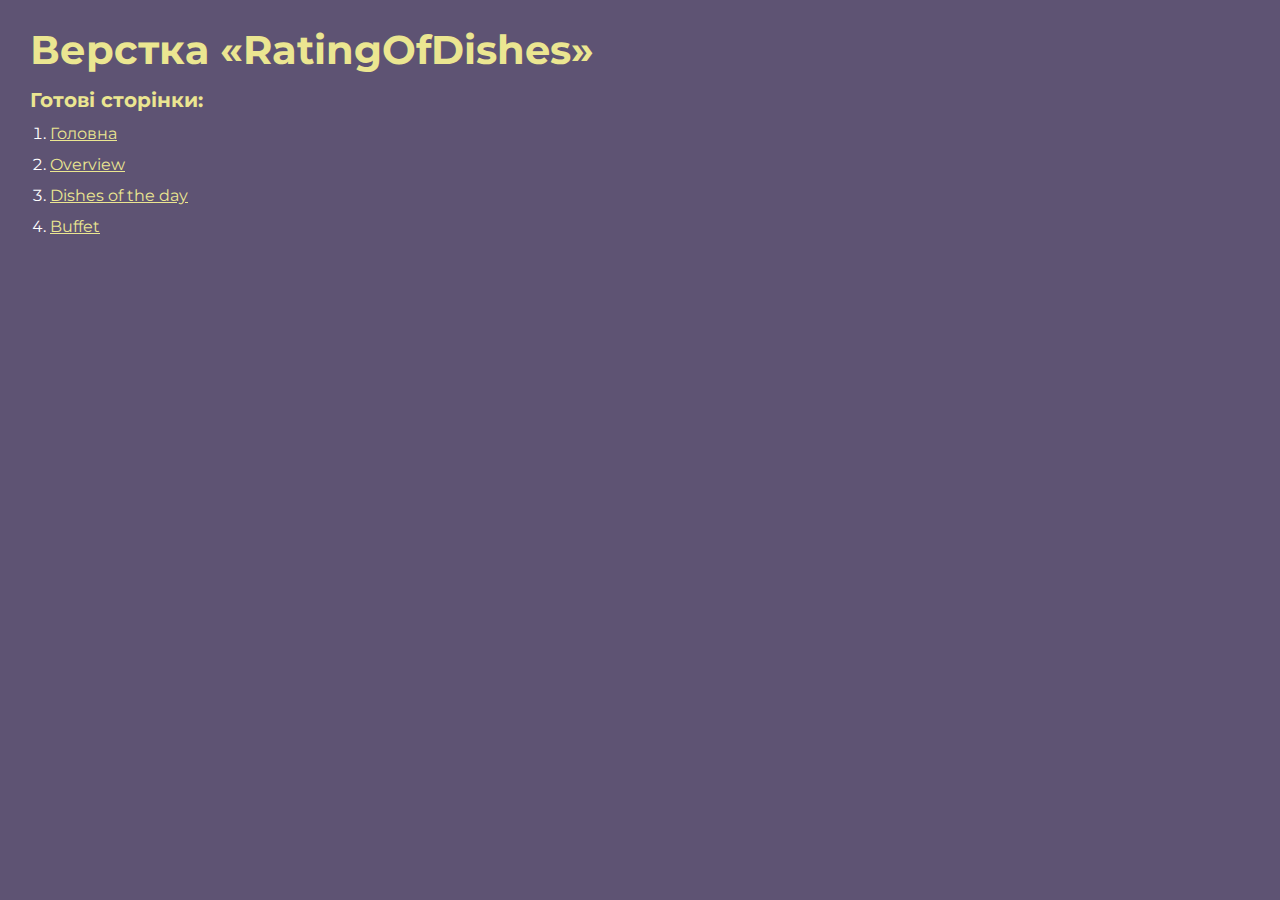
<file: index.html>
<!doctype html>
<html>

<head>
	<meta charset="UTF-8" />
	<meta name="viewport" content="width=device-width, initial-scale=1.0" />
	<title>Верстка «RatingOfDishes»</title>
</head>

<body>
	<div class="rootpage">
		<h1>Верстка «RatingOfDishes»</h1>
		<h2>Готові сторінки:</h2>
		<ol class="rootpage__list">
			<li><a target="_blank" href="home.html">Головна</a></li>
			<li><a target="_blank" href="overview.html">Overview</a></li>
			<li><a target="_blank" href="dishes-day.html">Dishes of the day</a></li>
			<li><a target="_blank" href="buffet.html">Buffet</a></li>
		</ol>
	</div>
</body>
<style>
	@charset "UTF-8";
	@import url('https://fonts.googleapis.com/css?family=Montserrat:regular,700&display=swap');

	*,
	*::before,
	*::after {
		padding: 0px;
		margin: 0px;
		border: 0px;
		box-sizing: border-box;
	}

	html,
	body {
		height: 100%;
		margin: 0;
		padding: 0;
		min-width: 320px;
		width: 100%;
		color: #fff;
		background-color: #5e5373;
	}

	body {
		font-family: Montserrat;
		font-size: 100%;
		line-height: 1;
		font-size: 1rem;
	}

	a {
		text-decoration: underline;
		color: #ebe691;
	}

	a:visited {
		text-decoration: underline;
		color: #aaa768;
	}

	a:hover {
		text-decoration: none;
	}

	ul li {
		list-style: none;
	}

	img {
		vertical-align: top;
	}

	.wrapper {
		width: 100%;
		min-height: 100%;
		overflow: hidden;
	}

	.rootpage {
		padding: 30px;
		display: flex;
		flex-direction: column;
		align-items: flex-start;
	}

	@media (max-width: 767px) {
		.rootpage {
			padding: 30px 15px;
		}
	}

	h1 {
		color: #ebe691;
		font-size: 2.5rem;
		margin: 0px 0px 1.25rem 0px;
	}

	@media (max-width: 767px) {
		h1 {
			font-size: 1.85rem;
			margin: 0px 0px 1.25rem 0px;
		}
	}

	h2 {
		color: #ebe691;
		font-size: 1.25rem;
		margin: 0px 0px 1rem 0px;
	}

	@media (max-width: 767px) {
		h2 {
			font-size: 1.125rem;
			margin: 0px 0px 1rem 0px;
		}
	}

	.rootpage__info {
		line-height: 140%;
		margin: 0px 0px 1.5rem 0px;
	}

	.rootpage__list {
		margin: 0px 0px 2.25rem 1.25rem;
	}

	.rootpage__list li:not(:last-child) {
		margin: 0px 0px 15px 0px;
	}

	.rootpage__contacts,
	.rootpage__tnx {
		border-radius: 200px;
		padding: 20px 65px;
		line-height: 140%;
	}

	@media (max-width: 767px) {

		.rootpage__contacts,
		.rootpage__tnx {
			border-radius: 40px;
			padding: 20px;
		}
	}

	.rootpage__contacts {
		background: #32b5a4;
	}

	.rootpage__contacts a {
		color: #ebe691;
	}

	.rootpage__tnx {
		background: #c22d63;
		margin: 0px 0px 1rem 0px;
	}
</style>

</html>
</file>
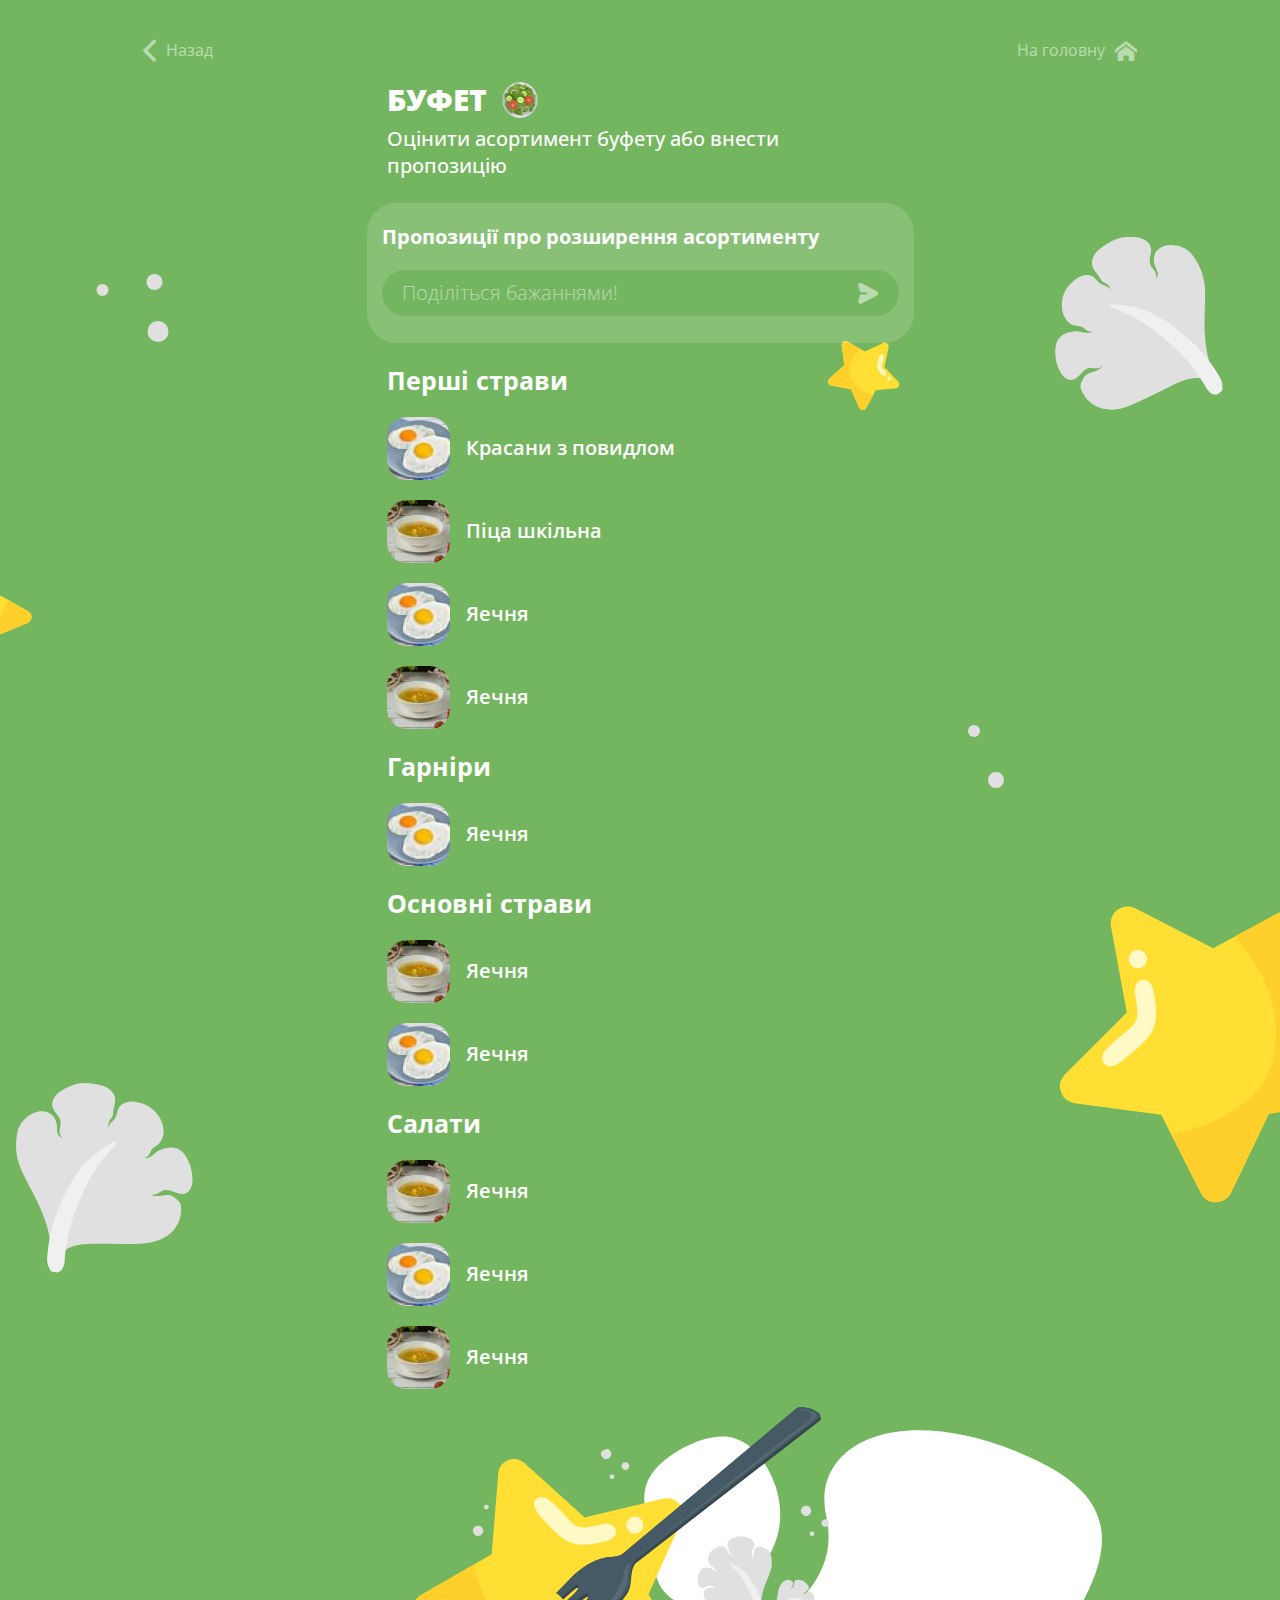
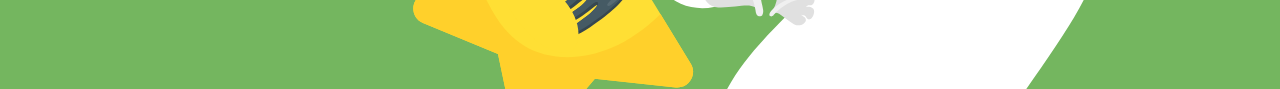
<file: buffet.html>
<!doctype html>
<html lang="en">

<head>
	<title>Buffet</title>
	<meta charset="UTF-8">
	<meta name="format-detection" content="telephone=no">
	<style>
		body {
			opacity: 0;
		}
	</style>
	<link rel="stylesheet" href="css/style.min.css?_v=20231227115542">
	<link rel="shortcut icon" href="favicon.ico">
	<!-- <meta name="robots" content="noindex, nofollow"> -->
	<meta name="viewport" content="width=device-width, initial-scale=1.0">
</head>

<body class="buffet-page">
	<div data-fullscreen class="buffet-page__wrapper dishes-menu">
		<header class="dishes-menu__header dishes-menu-header">
			<div class="dishes-menu-header__navigation nav-actions">
				<a href="overview.html" class="nav-actions__button nav-actions__button--back _icon-arrow">Назад</a>
				<a href="home.html" class="nav-actions__button nav-actions__button--home _icon-home">На головну</a>
			</div>
			<div class="dishes-menu-header__container">
				<div class="dishes-menu-header__wrapper">
					<h1 class="dishes-menu-header__title title">БУФЕТ</h1>
					<img class="dishes-menu-header__icon" src="img/dish-icon.jpg" alt="Dish" />
				</div>
				<p class="dishes-menu-header__text">Оцiнити асортимент буфету або внести пропозицiю</p>
			</div>
		</header>
		<main class="dishes-list">
			<div class="dishes-list__container">
				<div class="dish-offer dish-offer--green">
					<div class="dish-offer__title">Пропозицiї про розширення асортименту</div>
					<form class="dish-offer__form dish-form">
						<textarea data-autoheight rows="1" name="form[]" placeholder="Поділіться бажаннями!" class="dish-form__input"></textarea>
						<button type="submit" class="dish-form__button _icon-send"></button>
					</form>
				</div>
				<section class="dishes-category">
					<h3 class="category-title">Перші страви</h3>
					<article class="dish-item dish-item--green">
						<div class="dish-item__content">
							<div class="dish-item__image">
								<img src="img/dishes-menu/dish-item-1.jpg" alt="Dish" />
							</div>
							<div class="dish-item__body">
								<div class="dish-item__name">Красани з повидлом</div>
								<div class="dish-item__rating rating rating--set" hidden>
									<div class="rating__body">
										<div class="rating__active"></div>
										<div class="rating__items">
											<input type="radio" class="rating__item" value="1" name="rating" />
											<input type="radio" class="rating__item" value="2" name="rating" />
											<input type="radio" class="rating__item" value="3" name="rating" />
											<input type="radio" class="rating__item" value="4" name="rating" />
											<input type="radio" class="rating__item" value="5" name="rating" />
										</div>
									</div>
									<div class="rating__value">0</div>
								</div>
							</div>
						</div>
						<form class="dish-item__form dish-form" hidden>
							<textarea data-autoheight rows="1" name="form[]" placeholder="Поділіться враженнями!" class="dish-form__input"></textarea>
							<button type="submit" class="dish-form__button _icon-send"></button>
						</form>
					</article>
					<article class="dish-item dish-item--green">
						<div class="dish-item__content">
							<div class="dish-item__image">
								<img src="img/dishes-menu/dish-item-2.jpg" alt="Dish" />
							</div>
							<div class="dish-item__body">
								<div class="dish-item__name">Пiца шкiльна</div>
								<div class="dish-item__rating rating rating--set" hidden>
									<div class="rating__body">
										<div class="rating__active"></div>
										<div class="rating__items">
											<input type="radio" class="rating__item" value="1" name="rating" />
											<input type="radio" class="rating__item" value="2" name="rating" />
											<input type="radio" class="rating__item" value="3" name="rating" />
											<input type="radio" class="rating__item" value="4" name="rating" />
											<input type="radio" class="rating__item" value="5" name="rating" />
										</div>
									</div>
									<div class="rating__value">0</div>
								</div>
							</div>
						</div>
						<form class="dish-item__form dish-form" hidden>
							<textarea data-autoheight rows="1" name="form[]" placeholder="Поділіться враженнями!" class="dish-form__input"></textarea>
							<button type="submit" class="dish-form__button _icon-send"></button>
						</form>
					</article>
					<article class="dish-item dish-item--green">
						<div class="dish-item__content">
							<div class="dish-item__image">
								<img src="img/dishes-menu/dish-item-1.jpg" alt="Dish" />
							</div>
							<div class="dish-item__body">
								<div class="dish-item__name">Яечня</div>
								<div class="dish-item__rating rating rating--set" hidden>
									<div class="rating__body">
										<div class="rating__active"></div>
										<div class="rating__items">
											<input type="radio" class="rating__item" value="1" name="rating" />
											<input type="radio" class="rating__item" value="2" name="rating" />
											<input type="radio" class="rating__item" value="3" name="rating" />
											<input type="radio" class="rating__item" value="4" name="rating" />
											<input type="radio" class="rating__item" value="5" name="rating" />
										</div>
									</div>
									<div class="rating__value">0</div>
								</div>
							</div>
						</div>
						<form class="dish-item__form dish-form" hidden>
							<textarea data-autoheight rows="1" name="form[]" placeholder="Поділіться враженнями!" class="dish-form__input"></textarea>
							<button type="submit" class="dish-form__button _icon-send"></button>
						</form>
					</article>
					<article class="dish-item dish-item--green">
						<div class="dish-item__content">
							<div class="dish-item__image">
								<img src="img/dishes-menu/dish-item-2.jpg" alt="Dish" />
							</div>
							<div class="dish-item__body">
								<div class="dish-item__name">Яечня</div>
								<div class="dish-item__rating rating rating--set" hidden>
									<div class="rating__body">
										<div class="rating__active"></div>
										<div class="rating__items">
											<input type="radio" class="rating__item" value="1" name="rating" />
											<input type="radio" class="rating__item" value="2" name="rating" />
											<input type="radio" class="rating__item" value="3" name="rating" />
											<input type="radio" class="rating__item" value="4" name="rating" />
											<input type="radio" class="rating__item" value="5" name="rating" />
										</div>
									</div>
									<div class="rating__value">0</div>
								</div>
							</div>
						</div>
						<form class="dish-item__form dish-form" hidden>
							<textarea data-autoheight rows="1" name="form[]" placeholder="Поділіться враженнями!" class="dish-form__input"></textarea>
							<button type="submit" class="dish-form__button _icon-send"></button>
						</form>
					</article>
				</section>
				<section class="dishes-category">
					<h3 class="category-title">Гарніри</h3>
					<article class="dish-item dish-item--green">
						<div class="dish-item__content">
							<div class="dish-item__image">
								<img src="img/dishes-menu/dish-item-1.jpg" alt="Dish" />
							</div>
							<div class="dish-item__body">
								<div class="dish-item__name">Яечня</div>
								<div class="dish-item__rating rating rating--set" hidden>
									<div class="rating__body">
										<div class="rating__active"></div>
										<div class="rating__items">
											<input type="radio" class="rating__item" value="1" name="rating" />
											<input type="radio" class="rating__item" value="2" name="rating" />
											<input type="radio" class="rating__item" value="3" name="rating" />
											<input type="radio" class="rating__item" value="4" name="rating" />
											<input type="radio" class="rating__item" value="5" name="rating" />
										</div>
									</div>
									<div class="rating__value">0</div>
								</div>
							</div>
						</div>
						<form class="dish-item__form dish-form" hidden>
							<textarea data-autoheight rows="1" name="form[]" placeholder="Поділіться враженнями!" class="dish-form__input"></textarea>
							<button type="submit" class="dish-form__button _icon-send"></button>
						</form>
					</article>
				</section>
				<section class="dishes-category">
					<h3 class="category-title">Основнi страви</h3>
					<article class="dish-item dish-item--green">
						<div class="dish-item__content">
							<div class="dish-item__image">
								<img src="img/dishes-menu/dish-item-2.jpg" alt="Dish" />
							</div>
							<div class="dish-item__body">
								<div class="dish-item__name">Яечня</div>
								<div class="dish-item__rating rating rating--set" hidden>
									<div class="rating__body">
										<div class="rating__active"></div>
										<div class="rating__items">
											<input type="radio" class="rating__item" value="1" name="rating" />
											<input type="radio" class="rating__item" value="2" name="rating" />
											<input type="radio" class="rating__item" value="3" name="rating" />
											<input type="radio" class="rating__item" value="4" name="rating" />
											<input type="radio" class="rating__item" value="5" name="rating" />
										</div>
									</div>
									<div class="rating__value">0</div>
								</div>
							</div>
						</div>
						<form class="dish-item__form dish-form" hidden>
							<textarea data-autoheight rows="1" name="form[]" placeholder="Поділіться враженнями!" class="dish-form__input"></textarea>
							<button type="submit" class="dish-form__button _icon-send"></button>
						</form>
					</article>
					<article class="dish-item dish-item--green">
						<div class="dish-item__content">
							<div class="dish-item__image">
								<img src="img/dishes-menu/dish-item-1.jpg" alt="Dish" />
							</div>
							<div class="dish-item__body">
								<div class="dish-item__name">Яечня</div>
								<div class="dish-item__rating rating rating--set" hidden>
									<div class="rating__body">
										<div class="rating__active"></div>
										<div class="rating__items">
											<input type="radio" class="rating__item" value="1" name="rating" />
											<input type="radio" class="rating__item" value="2" name="rating" />
											<input type="radio" class="rating__item" value="3" name="rating" />
											<input type="radio" class="rating__item" value="4" name="rating" />
											<input type="radio" class="rating__item" value="5" name="rating" />
										</div>
									</div>
									<div class="rating__value">0</div>
								</div>
							</div>
						</div>
						<form class="dish-item__form dish-form" hidden>
							<textarea data-autoheight rows="1" name="form[]" placeholder="Поділіться враженнями!" class="dish-form__input"></textarea>
							<button type="submit" class="dish-form__button _icon-send"></button>
						</form>
					</article>
				</section>
				<section class="dishes-category">
					<h3 class="category-title">Салати</h3>
					<article class="dish-item dish-item--green">
						<div class="dish-item__content">
							<div class="dish-item__image">
								<img src="img/dishes-menu/dish-item-2.jpg" alt="Dish" />
							</div>
							<div class="dish-item__body">
								<div class="dish-item__name">Яечня</div>
								<div class="dish-item__rating rating rating--set" hidden>
									<div class="rating__body">
										<div class="rating__active"></div>
										<div class="rating__items">
											<input type="radio" class="rating__item" value="1" name="rating" />
											<input type="radio" class="rating__item" value="2" name="rating" />
											<input type="radio" class="rating__item" value="3" name="rating" />
											<input type="radio" class="rating__item" value="4" name="rating" />
											<input type="radio" class="rating__item" value="5" name="rating" />
										</div>
									</div>
									<div class="rating__value">0</div>
								</div>
							</div>
						</div>
						<form class="dish-item__form dish-form" hidden>
							<textarea data-autoheight rows="1" name="form[]" placeholder="Поділіться враженнями!" class="dish-form__input"></textarea>
							<button type="submit" class="dish-form__button _icon-send"></button>
						</form>
					</article>
					<article class="dish-item dish-item--green">
						<div class="dish-item__content">
							<div class="dish-item__image">
								<img src="img/dishes-menu/dish-item-1.jpg" alt="Dish" />
							</div>
							<div class="dish-item__body">
								<div class="dish-item__name">Яечня</div>
								<div class="dish-item__rating rating rating--set" hidden>
									<div class="rating__body">
										<div class="rating__active"></div>
										<div class="rating__items">
											<input type="radio" class="rating__item" value="1" name="rating" />
											<input type="radio" class="rating__item" value="2" name="rating" />
											<input type="radio" class="rating__item" value="3" name="rating" />
											<input type="radio" class="rating__item" value="4" name="rating" />
											<input type="radio" class="rating__item" value="5" name="rating" />
										</div>
									</div>
									<div class="rating__value">0</div>
								</div>
							</div>
						</div>
						<form class="dish-item__form dish-form" hidden>
							<textarea data-autoheight rows="1" name="form[]" placeholder="Поділіться враженнями!" class="dish-form__input"></textarea>
							<button type="submit" class="dish-form__button _icon-send"></button>
						</form>
					</article>
					<article class="dish-item dish-item--green">
						<div class="dish-item__content">
							<div class="dish-item__image">
								<img src="img/dishes-menu/dish-item-2.jpg" alt="Dish" />
							</div>
							<div class="dish-item__body">
								<div class="dish-item__name">Яечня</div>
								<div class="dish-item__rating rating rating--set" hidden>
									<div class="rating__body">
										<div class="rating__active"></div>
										<div class="rating__items">
											<input type="radio" class="rating__item" value="1" name="rating" />
											<input type="radio" class="rating__item" value="2" name="rating" />
											<input type="radio" class="rating__item" value="3" name="rating" />
											<input type="radio" class="rating__item" value="4" name="rating" />
											<input type="radio" class="rating__item" value="5" name="rating" />
										</div>
									</div>
									<div class="rating__value">0</div>
								</div>
							</div>
						</div>
						<form class="dish-item__form dish-form" hidden>
							<textarea data-autoheight rows="1" name="form[]" placeholder="Поділіться враженнями!" class="dish-form__input"></textarea>
							<button type="submit" class="dish-form__button _icon-send"></button>
						</form>
					</article>
				</section>
			</div>
		</main>
		<div class="dishes-menu__decor">
			<div class="dishes-menu__item dishes-menu__item--star-1"></div>
			<div class="dishes-menu__item dishes-menu__item--star-2"></div>
			<div class="dishes-menu__item dishes-menu__item--star-3"></div>
			<div class="dishes-menu__item dishes-menu__item--leaf-1"></div>
			<div class="dishes-menu__item dishes-menu__item--leaf-2"></div>
			<div class="dishes-menu__item dishes-menu__item--dots-1"></div>
			<div class="dishes-menu__item dishes-menu__item--dots-2"></div>
		</div>
	</div>
	<script src="js/app.min.js?_v=20231227115542"></script>
</body>

</html>
</file>
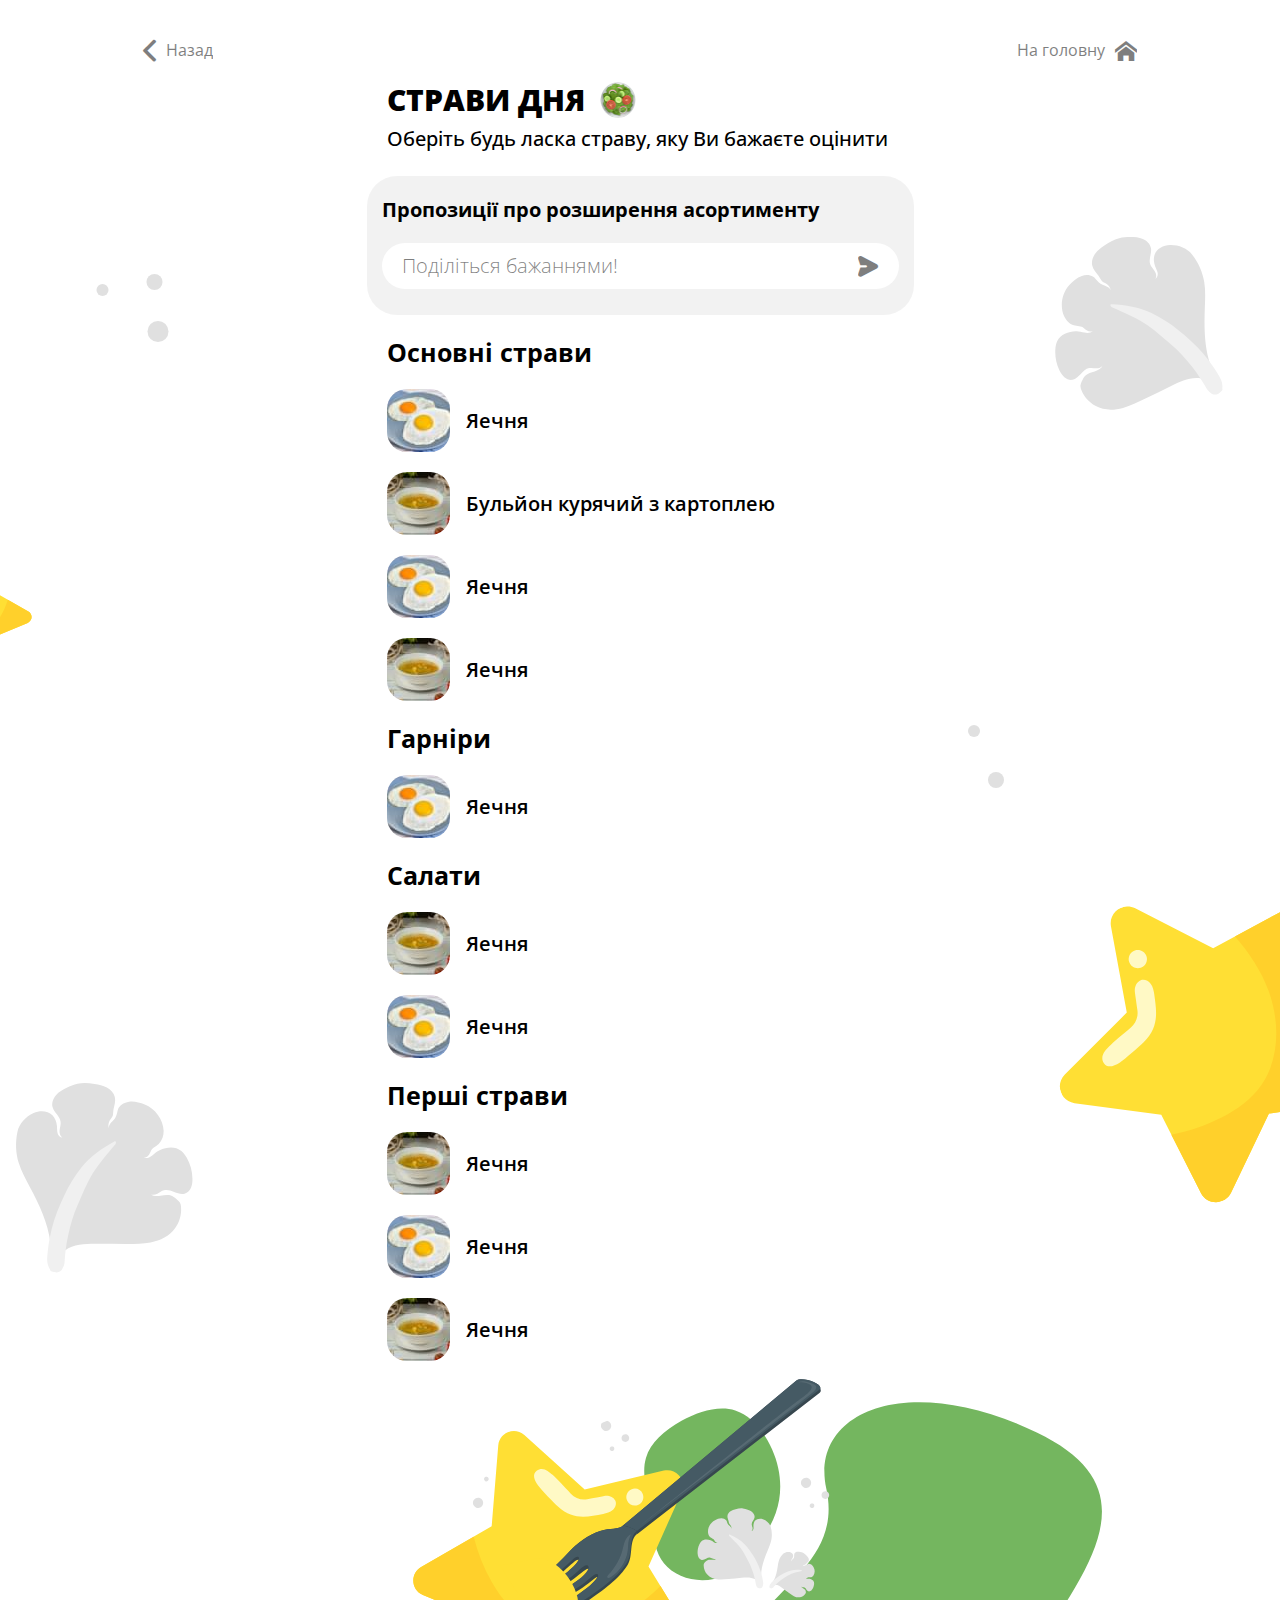
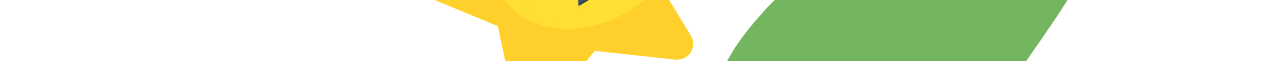
<file: dishes-day.html>
<!doctype html>
<html lang="en">

<head>
	<title>Dishes of the day</title>
	<meta charset="UTF-8">
	<meta name="format-detection" content="telephone=no">
	<style>
		body {
			opacity: 0;
		}
	</style>
	<link rel="stylesheet" href="css/style.min.css?_v=20231227115542">
	<link rel="shortcut icon" href="favicon.ico">
	<!-- <meta name="robots" content="noindex, nofollow"> -->
	<meta name="viewport" content="width=device-width, initial-scale=1.0">
</head>

<body class="dishes-day-page">
	<div data-fullscreen class="dishes-day-page__wrapper dishes-menu">
		<header class="dishes-menu__header dishes-menu-header">
			<div class="dishes-menu-header__navigation nav-actions">
				<a href="overview.html" class="nav-actions__button nav-actions__button--back _icon-arrow">Назад</a>
				<a href="home.html" class="nav-actions__button nav-actions__button--home _icon-home">На головну</a>
			</div>
			<div class="dishes-menu-header__container">
				<div class="dishes-menu-header__wrapper">
					<h1 class="dishes-menu-header__title title">СТРАВИ ДНЯ</h1>
					<img class="dishes-menu-header__icon" src="img/dish-icon.jpg" alt="Dish" />
				</div>
				<p class="dishes-menu-header__text">Оберiть будь ласка страву, яку Ви бажаєте оцiнити</p>
			</div>
		</header>
		<main class="dishes-list">
			<div class="dishes-list__container">
				<div class="dish-offer">
					<div class="dish-offer__title">Пропозицiї про розширення асортименту</div>
					<form class="dish-offer__form dish-form">
						<textarea data-autoheight data-autoheight-min="44" rows="1" name="form[]" placeholder="Поділіться бажаннями!" class="dish-form__input"></textarea>
						<button type="submit" class="dish-form__button _icon-send"></button>
					</form>
				</div>
				<section class="dishes-category">
					<h3 class="category-title">Основнi страви</h3>
					<article class="dish-item">
						<div class="dish-item__content">
							<div class="dish-item__image">
								<img src="img/dishes-menu/dish-item-1.jpg" alt="Dish" />
							</div>
							<div class="dish-item__body">
								<div class="dish-item__name">Яечня</div>
								<div class="dish-item__rating rating rating--set" hidden>
									<div class="rating__body">
										<div class="rating__active"></div>
										<div class="rating__items">
											<input type="radio" class="rating__item" value="1" name="rating" />
											<input type="radio" class="rating__item" value="2" name="rating" />
											<input type="radio" class="rating__item" value="3" name="rating" />
											<input type="radio" class="rating__item" value="4" name="rating" />
											<input type="radio" class="rating__item" value="5" name="rating" />
										</div>
									</div>
									<div class="rating__value">0</div>
								</div>
							</div>
						</div>
						<form class="dish-item__form dish-form" hidden>
							<textarea data-autoheight data-autoheight-min="44" rows="1" name="form[]" placeholder="Поділіться враженнями!" class="dish-form__input"></textarea>
							<button type="submit" class="dish-form__button _icon-send"></button>
						</form>
					</article>
					<article class="dish-item">
						<div class="dish-item__content">
							<div class="dish-item__image">
								<img src="img/dishes-menu/dish-item-2.jpg" alt="Dish" />
							</div>
							<div class="dish-item__body">
								<div class="dish-item__name">Бульйон курячий з картоплею</div>
								<div class="dish-item__rating rating rating--set" hidden>
									<div class="rating__body">
										<div class="rating__active"></div>
										<div class="rating__items">
											<input type="radio" class="rating__item" value="1" name="rating" />
											<input type="radio" class="rating__item" value="2" name="rating" />
											<input type="radio" class="rating__item" value="3" name="rating" />
											<input type="radio" class="rating__item" value="4" name="rating" />
											<input type="radio" class="rating__item" value="5" name="rating" />
										</div>
									</div>
									<div class="rating__value">0</div>
								</div>
							</div>
						</div>
						<form class="dish-item__form dish-form" hidden>
							<textarea data-autoheight data-autoheight-min="44" rows="1" name="form[]" placeholder="Поділіться враженнями!" class="dish-form__input"></textarea>
							<button type="submit" class="dish-form__button _icon-send"></button>
						</form>
					</article>
					<article class="dish-item">
						<div class="dish-item__content">
							<div class="dish-item__image">
								<img src="img/dishes-menu/dish-item-1.jpg" alt="Dish" />
							</div>
							<div class="dish-item__body">
								<div class="dish-item__name">Яечня</div>
								<div class="dish-item__rating rating rating--set" hidden>
									<div class="rating__body">
										<div class="rating__active"></div>
										<div class="rating__items">
											<input type="radio" class="rating__item" value="1" name="rating" />
											<input type="radio" class="rating__item" value="2" name="rating" />
											<input type="radio" class="rating__item" value="3" name="rating" />
											<input type="radio" class="rating__item" value="4" name="rating" />
											<input type="radio" class="rating__item" value="5" name="rating" />
										</div>
									</div>
									<div class="rating__value">0</div>
								</div>
							</div>
						</div>
						<form class="dish-item__form dish-form" hidden>
							<textarea data-autoheight data-autoheight-min="44" rows="1" name="form[]" placeholder="Поділіться враженнями!" class="dish-form__input"></textarea>
							<button type="submit" class="dish-form__button _icon-send"></button>
						</form>
					</article>
					<article class="dish-item">
						<div class="dish-item__content">
							<div class="dish-item__image">
								<img src="img/dishes-menu/dish-item-2.jpg" alt="Dish" />
							</div>
							<div class="dish-item__body">
								<div class="dish-item__name">Яечня</div>
								<div class="dish-item__rating rating rating--set" hidden>
									<div class="rating__body">
										<div class="rating__active"></div>
										<div class="rating__items">
											<input type="radio" class="rating__item" value="1" name="rating" />
											<input type="radio" class="rating__item" value="2" name="rating" />
											<input type="radio" class="rating__item" value="3" name="rating" />
											<input type="radio" class="rating__item" value="4" name="rating" />
											<input type="radio" class="rating__item" value="5" name="rating" />
										</div>
									</div>
									<div class="rating__value">0</div>
								</div>
							</div>
						</div>
						<form class="dish-item__form dish-form" hidden>
							<textarea data-autoheight data-autoheight-min="44" rows="1" name="form[]" placeholder="Поділіться враженнями!" class="dish-form__input"></textarea>
							<button type="submit" class="dish-form__button _icon-send"></button>
						</form>
					</article>
				</section>
				<section class="dishes-category">
					<h3 class="category-title">Гарніри</h3>
					<article class="dish-item">
						<div class="dish-item__content">
							<div class="dish-item__image">
								<img src="img/dishes-menu/dish-item-1.jpg" alt="Dish" />
							</div>
							<div class="dish-item__body">
								<div class="dish-item__name">Яечня</div>
								<div class="dish-item__rating rating rating--set" hidden>
									<div class="rating__body">
										<div class="rating__active"></div>
										<div class="rating__items">
											<input type="radio" class="rating__item" value="1" name="rating" />
											<input type="radio" class="rating__item" value="2" name="rating" />
											<input type="radio" class="rating__item" value="3" name="rating" />
											<input type="radio" class="rating__item" value="4" name="rating" />
											<input type="radio" class="rating__item" value="5" name="rating" />
										</div>
									</div>
									<div class="rating__value">0</div>
								</div>
							</div>
						</div>
						<form class="dish-item__form dish-form" hidden>
							<textarea data-autoheight data-autoheight-min="44" rows="1" name="form[]" placeholder="Поділіться враженнями!" class="dish-form__input"></textarea>
							<button type="submit" class="dish-form__button _icon-send"></button>
						</form>
					</article>
				</section>
				<section class="dishes-category">
					<h3 class="category-title">Салати</h3>
					<article class="dish-item">
						<div class="dish-item__content">
							<div class="dish-item__image">
								<img src="img/dishes-menu/dish-item-2.jpg" alt="Dish" />
							</div>
							<div class="dish-item__body">
								<div class="dish-item__name">Яечня</div>
								<div class="dish-item__rating rating rating--set" hidden>
									<div class="rating__body">
										<div class="rating__active"></div>
										<div class="rating__items">
											<input type="radio" class="rating__item" value="1" name="rating" />
											<input type="radio" class="rating__item" value="2" name="rating" />
											<input type="radio" class="rating__item" value="3" name="rating" />
											<input type="radio" class="rating__item" value="4" name="rating" />
											<input type="radio" class="rating__item" value="5" name="rating" />
										</div>
									</div>
									<div class="rating__value">0</div>
								</div>
							</div>
						</div>
						<form class="dish-item__form dish-form" hidden>
							<textarea data-autoheight data-autoheight-min="44" rows="1" name="form[]" placeholder="Поділіться враженнями!" class="dish-form__input"></textarea>
							<button type="submit" class="dish-form__button _icon-send"></button>
						</form>
					</article>
					<article class="dish-item">
						<div class="dish-item__content">
							<div class="dish-item__image">
								<img src="img/dishes-menu/dish-item-1.jpg" alt="Dish" />
							</div>
							<div class="dish-item__body">
								<div class="dish-item__name">Яечня</div>
								<div class="dish-item__rating rating rating--set" hidden>
									<div class="rating__body">
										<div class="rating__active"></div>
										<div class="rating__items">
											<input type="radio" class="rating__item" value="1" name="rating" />
											<input type="radio" class="rating__item" value="2" name="rating" />
											<input type="radio" class="rating__item" value="3" name="rating" />
											<input type="radio" class="rating__item" value="4" name="rating" />
											<input type="radio" class="rating__item" value="5" name="rating" />
										</div>
									</div>
									<div class="rating__value">0</div>
								</div>
							</div>
						</div>
						<form class="dish-item__form dish-form" hidden>
							<textarea data-autoheight data-autoheight-min="44" rows="1" name="form[]" placeholder="Поділіться враженнями!" class="dish-form__input"></textarea>
							<button type="submit" class="dish-form__button _icon-send"></button>
						</form>
					</article>
				</section>
				<section class="dishes-category">
					<h3 class="category-title">Перші страви</h3>
					<article class="dish-item">
						<div class="dish-item__content">
							<div class="dish-item__image">
								<img src="img/dishes-menu/dish-item-2.jpg" alt="Dish" />
							</div>
							<div class="dish-item__body">
								<div class="dish-item__name">Яечня</div>
								<div class="dish-item__rating rating rating--set" hidden>
									<div class="rating__body">
										<div class="rating__active"></div>
										<div class="rating__items">
											<input type="radio" class="rating__item" value="1" name="rating" />
											<input type="radio" class="rating__item" value="2" name="rating" />
											<input type="radio" class="rating__item" value="3" name="rating" />
											<input type="radio" class="rating__item" value="4" name="rating" />
											<input type="radio" class="rating__item" value="5" name="rating" />
										</div>
									</div>
									<div class="rating__value">0</div>
								</div>
							</div>
						</div>
						<form class="dish-item__form dish-form" hidden>
							<textarea data-autoheight data-autoheight-min="44" rows="1" name="form[]" placeholder="Поділіться враженнями!" class="dish-form__input"></textarea>
							<button type="submit" class="dish-form__button _icon-send"></button>
						</form>
					</article>
					<article class="dish-item">
						<div class="dish-item__content">
							<div class="dish-item__image">
								<img src="img/dishes-menu/dish-item-1.jpg" alt="Dish" />
							</div>
							<div class="dish-item__body">
								<div class="dish-item__name">Яечня</div>
								<div class="dish-item__rating rating rating--set" hidden>
									<div class="rating__body">
										<div class="rating__active"></div>
										<div class="rating__items">
											<input type="radio" class="rating__item" value="1" name="rating" />
											<input type="radio" class="rating__item" value="2" name="rating" />
											<input type="radio" class="rating__item" value="3" name="rating" />
											<input type="radio" class="rating__item" value="4" name="rating" />
											<input type="radio" class="rating__item" value="5" name="rating" />
										</div>
									</div>
									<div class="rating__value">0</div>
								</div>
							</div>
						</div>
						<form class="dish-item__form dish-form" hidden>
							<textarea data-autoheight data-autoheight-min="44" rows="1" name="form[]" placeholder="Поділіться враженнями!" class="dish-form__input"></textarea>
							<button type="submit" class="dish-form__button _icon-send"></button>
						</form>
					</article>
					<article class="dish-item">
						<div class="dish-item__content">
							<div class="dish-item__image">
								<img src="img/dishes-menu/dish-item-2.jpg" alt="Dish" />
							</div>
							<div class="dish-item__body">
								<div class="dish-item__name">Яечня</div>
								<div class="dish-item__rating rating rating--set" hidden>
									<div class="rating__body">
										<div class="rating__active"></div>
										<div class="rating__items">
											<input type="radio" class="rating__item" value="1" name="rating" />
											<input type="radio" class="rating__item" value="2" name="rating" />
											<input type="radio" class="rating__item" value="3" name="rating" />
											<input type="radio" class="rating__item" value="4" name="rating" />
											<input type="radio" class="rating__item" value="5" name="rating" />
										</div>
									</div>
									<div class="rating__value">0</div>
								</div>
							</div>
						</div>
						<form class="dish-item__form dish-form" hidden>
							<textarea data-autoheight data-autoheight-min="44" rows="1" name="form[]" placeholder="Поділіться враженнями!" class="dish-form__input"></textarea>
							<button type="submit" class="dish-form__button _icon-send"></button>
						</form>
					</article>
				</section>
			</div>
		</main>
		<div class="dishes-menu__decor">
			<div class="dishes-menu__item dishes-menu__item--star-1"></div>
			<div class="dishes-menu__item dishes-menu__item--star-2"></div>
			<div class="dishes-menu__item dishes-menu__item--leaf-1"></div>
			<div class="dishes-menu__item dishes-menu__item--leaf-2"></div>
			<div class="dishes-menu__item dishes-menu__item--dots-1"></div>
			<div class="dishes-menu__item dishes-menu__item--dots-2"></div>
		</div>
	</div>
	<script src="js/app.min.js?_v=20231227115542"></script>
</body>

</html>
</file>
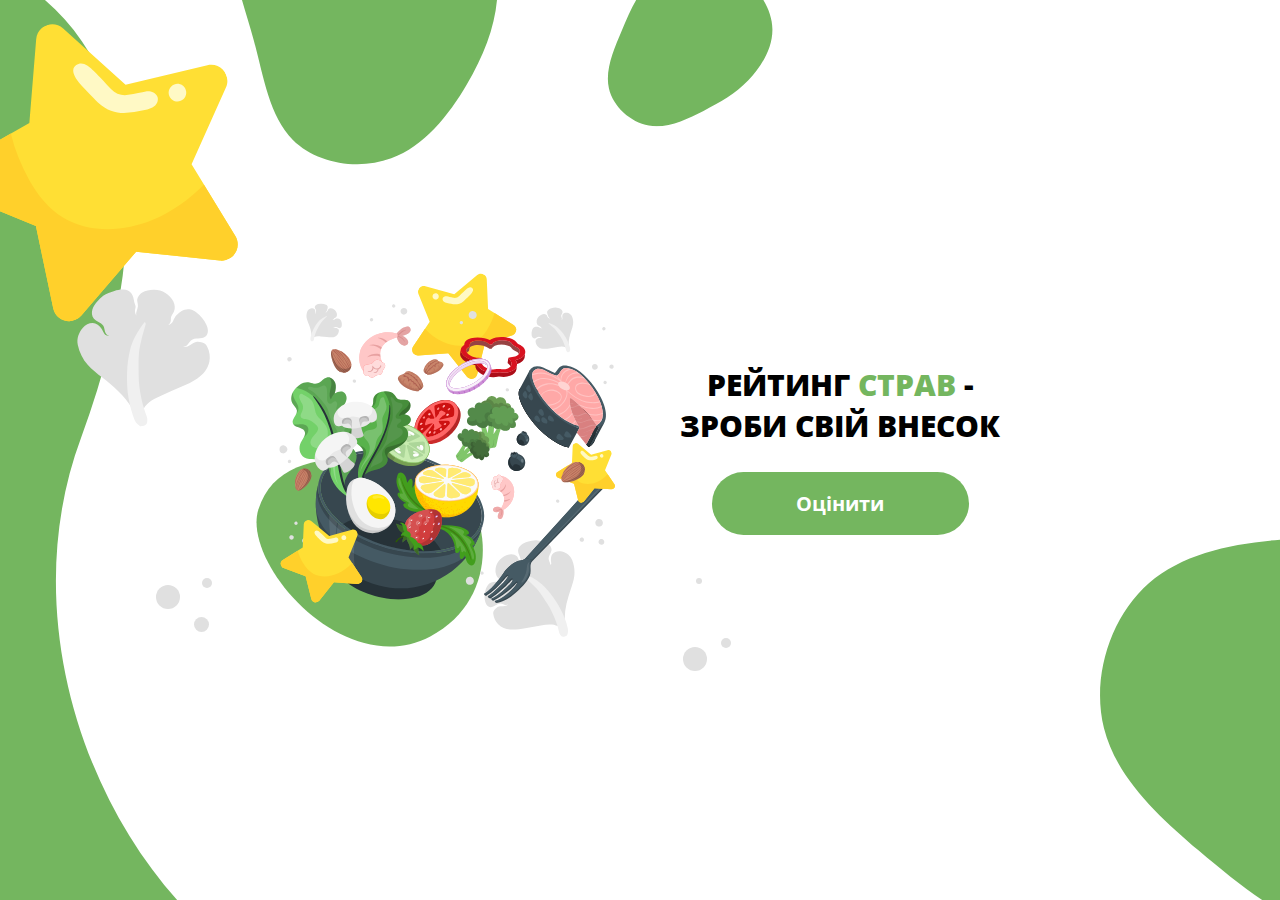
<file: home.html>
<!doctype html>
<html lang="en">

<head>
	<title>Home</title>
	<meta charset="UTF-8">
	<meta name="format-detection" content="telephone=no">
	<style>
		body {
			opacity: 0;
		}
	</style>
	<link rel="stylesheet" href="css/style.min.css?_v=20231227115542">
	<link rel="shortcut icon" href="favicon.ico">
	<!-- <meta name="robots" content="noindex, nofollow"> -->
	<meta name="viewport" content="width=device-width, initial-scale=1.0">
</head>

<body data-idletime="5000" class="home-page">
	<section data-fullscreen class="home-page__rate-dishes rate-dishes">
		<div class="rate-dishes__wrapper">
			<div class="rate-dishes__content">
				<h1 class="rate-dishes__title title">Рейтинг <span class="title--green">страв</span> - зроби свій внесок</h1>
				<a href="overview.html" class="rate-dishes__button">Оцiнити</a>
			</div>
			<div class="rate-dishes__image">
				<img src="img/home/food.svg" alt="Food" />
			</div>
		</div>
		<div class="rate-dishes__decor">
			<div class="rate-dishes__item rate-dishes__item--blob-1"></div>
			<div class="rate-dishes__item rate-dishes__item--blob-2"></div>
			<div class="rate-dishes__item rate-dishes__item--blob-3"></div>
			<div class="rate-dishes__item rate-dishes__item--blob-4"></div>
			<div class="rate-dishes__item rate-dishes__item--star"></div>
			<div class="rate-dishes__item rate-dishes__item--leaf"></div>
			<div class="rate-dishes__item rate-dishes__item--dots-1"></div>
			<div class="rate-dishes__item rate-dishes__item--dots-2"></div>
		</div>
	</section>
	<script src="js/app.min.js?_v=20231227115542"></script>
</body>

</html>
</file>
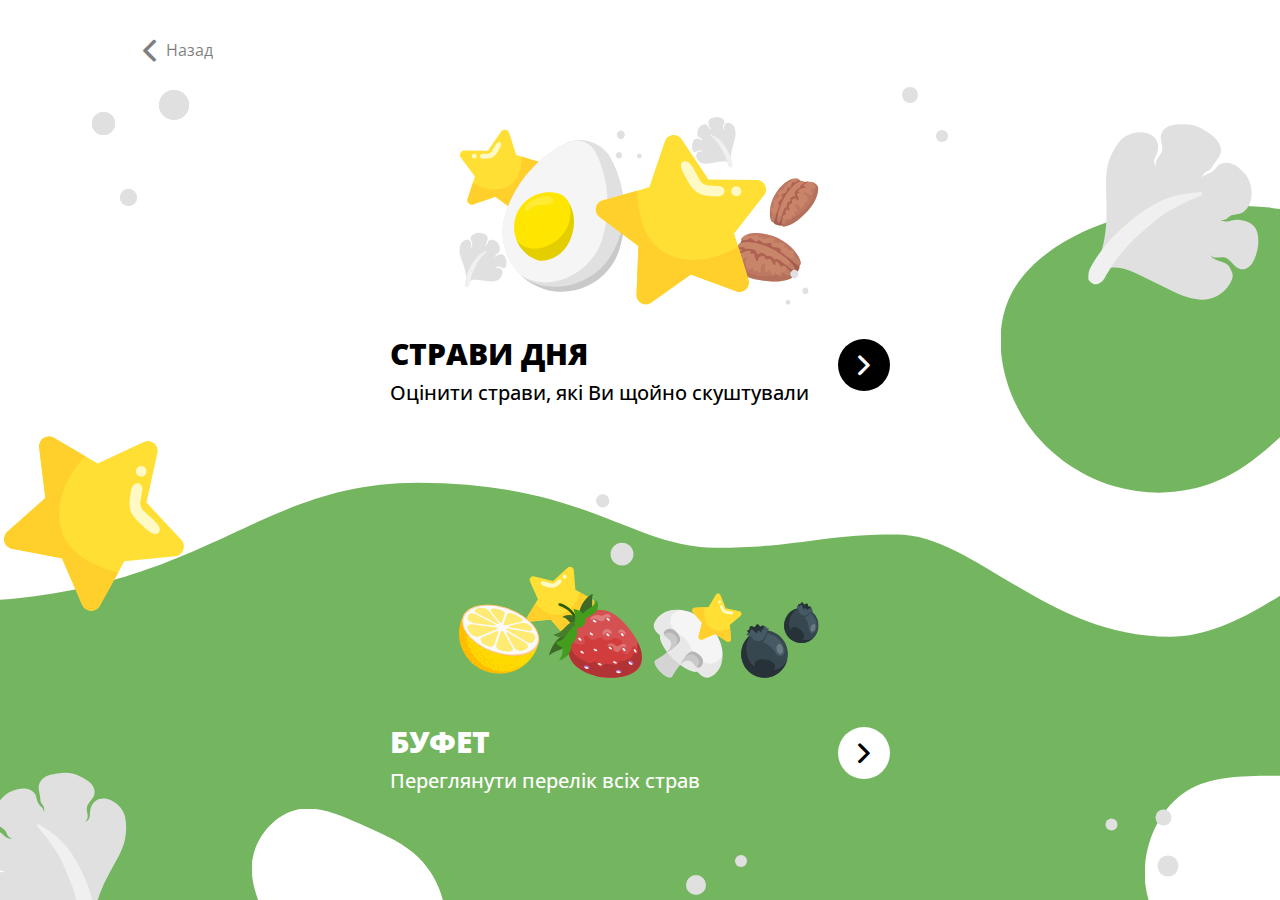
<file: overview.html>
<!doctype html>
<html lang="en">

<head>
	<title>Overview</title>
	<meta charset="UTF-8">
	<meta name="format-detection" content="telephone=no">
	<style>
		body {
			opacity: 0;
		}
	</style>
	<link rel="stylesheet" href="css/style.min.css?_v=20231227115542">
	<link rel="shortcut icon" href="favicon.ico">
	<!-- <meta name="robots" content="noindex, nofollow"> -->
	<meta name="viewport" content="width=device-width, initial-scale=1.0">
</head>

<body class="overview-page">
	<section data-fullscreen class="overview-page__choice-dishes choice-dishes">
		<div class="choice-dishes__navigation nav-actions">
			<a href="home.html" class="nav-actions__button nav-actions__button--back _icon-arrow">Назад</a>
		</div>
		<div class="choice-dishes__container choice-dishes__container--small">
			<div class="choice-dishes__body">
				<div class="choice-dishes__wrapper">
					<div class="choice-dishes__content">
						<h2 class="choice-dishes__title title">Страви дня</h2>
						<p class="choice-dishes__text">Оцінити страви, якi Ви щойно скуштували</p>
					</div>
					<a href="dishes-day.html" class="choice-dishes__button _icon-arrow"></a>
				</div>
				<div class="choice-dishes__image">
					<img src="img/overview/decor-food-1.svg" alt="Decor food" />
				</div>
			</div>
			<div class="choice-dishes__body choice-dishes__body--white">
				<div class="choice-dishes__wrapper">
					<div class="choice-dishes__content">
						<h2 class="choice-dishes__title title">БУФЕТ</h2>
						<p class="choice-dishes__text">Переглянути перелiк всiх страв</p>
					</div>
					<a href="buffet.html" class="choice-dishes__button _icon-arrow"></a>
				</div>
				<div class="choice-dishes__image">
					<img src="img/overview/decor-food-2.svg" alt="Decor food" />
				</div>
			</div>
		</div>
		<div class="choice-dishes__decor">
			<div class="choice-dishes__item choice-dishes__item--blob-1"></div>
			<div class="choice-dishes__item choice-dishes__item--blob-2"></div>
			<div class="choice-dishes__item choice-dishes__item--blob-3"></div>
			<div class="choice-dishes__item choice-dishes__item--blob-4"></div>
			<div class="choice-dishes__item choice-dishes__item--blob-5"></div>
			<div class="choice-dishes__item choice-dishes__item--star"></div>
			<div class="choice-dishes__item choice-dishes__item--leaf-1"></div>
			<div class="choice-dishes__item choice-dishes__item--leaf-2"></div>
			<div class="choice-dishes__item choice-dishes__item--dots-1"></div>
			<div class="choice-dishes__item choice-dishes__item--dots-1"></div>
			<div class="choice-dishes__item choice-dishes__item--dots-2"></div>
			<div class="choice-dishes__item choice-dishes__item--dots-3"></div>
			<div class="choice-dishes__item choice-dishes__item--dots-4"></div>
		</div>
	</section>
	<script src="js/app.min.js?_v=20231227115542"></script>
</body>

</html>
</file>
<file: css/style.min.css>
@charset "UTF-8";@import url(https://fonts.googleapis.com/css?family=Open+Sans:300,regular,500,600,700,800&display=swap);a,button{color:inherit}.rating.rating--set .rating__active,.rating.rating--set .rating__item,button{cursor:pointer}.rating__active,.rating__active::before,.rating__items,[class*='-ibg'] img{height:100%;top:0;left:0}@font-face{font-family:icons;font-display:swap;src:url('../fonts/icons.woff2') format('woff2'),url('../fonts/icons.woff') format('woff');font-weight:400;font-style:normal}.rating__active::before,.rating__body::before,[class*='_icon-']:before{font-family:icons;font-style:normal;font-weight:400;font-variant:normal;text-transform:none;line-height:1;-webkit-font-smoothing:antialiased;-moz-osx-font-smoothing:grayscale}[class*='_icon-']:before{display:block}._icon-send:before{content:'\e900'}._icon-arrow:before{content:'\e901'}._icon-rating-star:before{content:'\e902'}._icon-home:before{content:'\e903'}.rating__active::before,.rating__body::before{content:'\e902\e902\e902\e902\e902';font-size:1.8125rem;letter-spacing:.46875rem}*{padding:0;margin:0;border:0}*,:after,:before{-webkit-box-sizing:border-box;box-sizing:border-box}body,html{height:100%;min-width:320px}body{color:#000;font-family:'Open Sans';font-size:1.25rem;-ms-text-size-adjust:100%;-moz-text-size-adjust:100%;-webkit-text-size-adjust:100%;-webkit-font-smoothing:antialiased;-moz-osx-font-smoothing:grayscale}button,input,textarea{font-family:'Open Sans';font-size:inherit;line-height:inherit}button{background-color:transparent}a{text-decoration:none}ul li{list-style:none}img{vertical-align:top}h1,h2,h3,h4,h5,h6{font-weight:inherit;font-size:inherit}body{font-weight:500;line-height:1.36;-webkit-transition:opacity .7s .1s;transition:opacity .7s .1s}.lock body{overflow:hidden;-ms-touch-action:none;touch-action:none;-ms-scroll-chaining:none;overscroll-behavior:none}.loaded body{opacity:1}.wrapper{min-height:100%;display:-webkit-box;display:-ms-flexbox;display:flex;-webkit-box-orient:vertical;-webkit-box-direction:normal;-ms-flex-direction:column;flex-direction:column;overflow:hidden}.nav-actions__button--home,.rate-dishes__wrapper{-webkit-box-orient:horizontal;-webkit-box-direction:reverse}@supports (overflow:clip){.wrapper{overflow:clip}}.wrapper>main{-webkit-box-flex:1;-ms-flex:1 1 auto;flex:1 1 auto}.wrapper>*{min-width:0}[class*='__container']{max-width:33.5625rem;margin:0 auto;padding:0 .9375rem}.rating{font-size:40px;line-height:.75;-webkit-transition:opacity .3s;transition:opacity .3s}.rating._shake{-webkit-animation:.4s shake1;animation:.4s shake1}@-webkit-keyframes shake{0%,100%{-webkit-transform:translateX(0);transform:translateX(0)}25%{-webkit-transform:translateX(-10px);transform:translateX(-10px)}75%{-webkit-transform:translateX(10px);transform:translateX(10px)}}@keyframes shake{0%,100%{-webkit-transform:translateX(0);transform:translateX(0)}25%{-webkit-transform:translateX(-10px);transform:translateX(-10px)}75%{-webkit-transform:translateX(10px);transform:translateX(10px)}}@-webkit-keyframes shake1{10%,90%{-webkit-transform:translate3d(-2px,0,0);transform:translate3d(-2px,0,0)}20%,80%{-webkit-transform:translate3d(3px,0,0);transform:translate3d(3px,0,0)}30%,50%,70%{-webkit-transform:translate3d(-5px,0,0);transform:translate3d(-5px,0,0)}40%,60%{-webkit-transform:translate3d(5px,0,0);transform:translate3d(5px,0,0)}}@keyframes shake1{10%,90%{-webkit-transform:translate3d(-2px,0,0);transform:translate3d(-2px,0,0)}20%,80%{-webkit-transform:translate3d(3px,0,0);transform:translate3d(3px,0,0)}30%,50%,70%{-webkit-transform:translate3d(-5px,0,0);transform:translate3d(-5px,0,0)}40%,60%{-webkit-transform:translate3d(5px,0,0);transform:translate3d(5px,0,0)}}.rating.rating_sending{opacity:.2}.rating__body,[class*='-ibg']{position:relative}.rating__body::before{color:#d9d9d9;display:block}.rating__active{position:absolute;width:0%;overflow:hidden;-webkit-transition:.15s;transition:.15s}.rating__active::before{position:absolute;width:100%;color:#ffdf34}.rating__items{display:-webkit-box;display:-ms-flexbox;display:flex;position:absolute;width:100%}.rating__item{-webkit-box-flex:0;-ms-flex:0 0 20%;flex:0 0 20%;height:100%;opacity:0}.rating__value{display:none}[data-fullscreen]{min-height:100vh}.touch [data-fullscreen]{min-height:calc(var(--vh,1vh) * 100)}.dish-form__input,.dish-offer .dish-form__input{min-height:2.75rem}[class*='-ibg'] img{position:absolute;width:100%;-o-object-fit:cover;object-fit:cover}[class*='-ibg--contain'] img{-o-object-fit:contain;object-fit:contain}.dishes-day-page__wrapper::before{background:url('../img/dishes-menu/footer.svg') center/contain no-repeat}.buffet-page{background-color:#74b65f;color:#fff}.buffet-page__wrapper::before{background:url('../img/dishes-menu/footer-green.svg') center/contain no-repeat}.title{font-size:1.875rem;font-weight:800;text-transform:uppercase}.category-title--white,.title--white{color:#fff}.title--green{color:#74b65f}.category-title{font-size:1.5625rem;font-weight:700}.nav-actions{display:-webkit-box;display:-ms-flexbox;display:flex;max-width:64rem;width:100%;-webkit-box-align:center;-ms-flex-align:center;align-items:center;-webkit-box-pack:justify;-ms-flex-pack:justify;justify-content:space-between;gap:.9375rem;margin:0 auto 1.125rem;padding:0 .9375rem}.nav-actions__button{position:relative;z-index:10;display:-webkit-inline-box;display:-ms-inline-flexbox;display:inline-flex;gap:.625rem;-webkit-box-align:center;-ms-flex-align:center;align-items:center;font-size:1rem;font-weight:400}.rate-dishes,.rate-dishes__wrapper{display:-webkit-box;display:-ms-flexbox;position:relative}.nav-actions__button::before{font-size:1.375rem}.nav-actions__button--back::before{rotate:180deg}.nav-actions__button--home{-ms-flex-direction:row-reverse;flex-direction:row-reverse}.rate-dishes{padding:3.75rem 0;display:flex;-webkit-box-align:center;-ms-flex-align:center;align-items:center;overflow:hidden}.rate-dishes__wrapper{z-index:10;padding:0 .9375rem;display:flex;-webkit-box-pack:center;-ms-flex-pack:center;justify-content:center;-webkit-box-align:center;-ms-flex-align:center;align-items:center;-ms-flex-direction:row-reverse;flex-direction:row-reverse;-webkit-box-flex:1;-ms-flex:1 1 100%;flex:1 1 100%;gap:4.375rem}.choice-dishes,.rate-dishes__content{-webkit-box-direction:normal;-webkit-box-orient:vertical}.rate-dishes__image{-webkit-box-flex:0;-ms-flex:0 1 20.625rem;flex:0 1 20.625rem;width:20.625rem;height:20.625rem;position:relative}.rate-dishes__image img{position:absolute;width:109.3%;height:115.2%;left:50%;top:50%;translate:-52% -47.1%}.rate-dishes__content{display:-webkit-box;display:-ms-flexbox;display:flex;-ms-flex-direction:column;flex-direction:column;-webkit-box-align:center;-ms-flex-align:center;align-items:center;gap:1.5625rem;-webkit-box-flex:1;-ms-flex:1 1 auto;flex:1 1 auto;max-width:20.25rem}.rate-dishes__title{text-align:center}.rate-dishes__button{display:-webkit-inline-box;display:-ms-inline-flexbox;display:inline-flex;-webkit-box-pack:center;-ms-flex-pack:center;justify-content:center;-webkit-box-align:center;-ms-flex-align:center;align-items:center;padding:1.125rem 1.5625rem;border-radius:2.5rem;background-color:#74b65f;font-size:1.25rem;color:#fff;font-weight:700;text-align:center;text-transform:capitalize;min-width:16.0625rem;-webkit-transition:.4s;transition:.4s}.dish-item,.dish-offer{margin:0 -1.25rem;min-width:100%}.choice-dishes{padding:2.5rem 0 5rem;display:-webkit-box;display:-ms-flexbox;display:flex;-ms-flex-direction:column;flex-direction:column;overflow:hidden;position:relative}.choice-dishes::before{content:'';position:absolute;width:235.6875rem;height:54.625rem;left:50%;top:50%;-webkit-transform:translate(-50%,-50%);-ms-transform:translate(-50%,-50%);transform:translate(-50%,-50%);translate:3.4375rem 26.25rem;background:url('../img/overview/background.svg') center/contain no-repeat}.choice-dishes__container{position:relative;z-index:10;width:100%;display:-ms-grid;display:grid;grid-auto-rows:1fr;row-gap:5.5rem;-webkit-box-flex:1;-ms-flex:1 1 auto;flex:1 1 auto}.choice-dishes__container--small{max-width:33.125rem}.choice-dishes__body{display:-webkit-box;display:-ms-flexbox;display:flex;-webkit-box-orient:vertical;-webkit-box-direction:reverse;-ms-flex-direction:column-reverse;flex-direction:column-reverse;gap:1.875rem;-ms-flex-item-align:end;-ms-grid-row-align:end;align-self:end;width:100%}.choice-dishes__body--white{-ms-flex-item-align:start;-ms-grid-row-align:start;align-self:start;color:#fff}.choice-dishes__wrapper{display:-webkit-box;display:-ms-flexbox;display:flex;gap:1.25rem;-webkit-box-align:start;-ms-flex-align:start;align-items:start}.choice-dishes__content{display:-webkit-box;display:-ms-flexbox;display:flex;-webkit-box-orient:vertical;-webkit-box-direction:normal;-ms-flex-direction:column;flex-direction:column;gap:.625rem;width:100%}.choice-dishes__title{line-height:1}.choice-dishes__body--white .choice-dishes__text,.choice-dishes__body--white .choice-dishes__title,.dish-item--green{color:#fff}.choice-dishes__button{-webkit-box-flex:0;-ms-flex:0 0 3.25rem;flex:0 0 3.25rem;width:3.25rem;height:3.25rem;background-color:#000;color:#fff;border-radius:50%;display:-webkit-box;display:-ms-flexbox;display:flex;-webkit-box-align:center;-ms-flex-align:center;align-items:center;-webkit-box-pack:center;-ms-flex-pack:center;justify-content:center;text-align:center;-webkit-transition:.4s;transition:.4s}.choice-dishes__body--white .choice-dishes__button{background-color:#fff;color:#000}.choice-dishes__image{-ms-flex-item-align:center;-ms-grid-row-align:center;align-self:center;width:20.625rem}.choice-dishes__image img{translate:-4.55% 0;width:109.1%}.choice-dishes__item{position:absolute;left:50%;top:50%;-webkit-transform:translate(-50%,-50%);-ms-transform:translate(-50%,-50%);transform:translate(-50%,-50%);pointer-events:none}.choice-dishes__item--dots-3{width:1.25rem;height:1.25rem;border-radius:50%;background-color:#e0e0e0;translate:3.5rem 27.1875rem}.choice-dishes__item--dots-3::before{content:'';position:absolute;border-radius:50%;background-color:#e0e0e0;width:.75rem;height:.75rem;left:3.0625rem;top:-1.25rem}.dish-item--green._active,.dish-item._active{padding:1.25rem;border-radius:1.875rem}.dishes-menu{position:relative;padding:2.5rem 0 18.75rem;overflow:hidden}.dishes-menu::before{content:'';position:absolute;width:45.5rem;height:38.875rem;left:50%;bottom:0;translate:-36.5% 19.25rem}.dishes-menu__item{position:absolute;left:50%;top:0;-webkit-transform:translate(-50%,0);-ms-transform:translate(-50%,0);transform:translate(-50%,0);pointer-events:none}.dish-form,.dish-item,.dishes-list{position:relative}.dishes-menu__item--star-3{width:5.9375rem;height:5.625rem;background:url('../img/common/star.svg') center/contain no-repeat;rotate:60deg;translate:12.625rem 22.875rem}.dishes-menu-header:not(:last-child){margin-bottom:1.5rem}.dishes-menu-header__wrapper{display:-webkit-box;display:-ms-flexbox;display:flex;-webkit-box-align:center;-ms-flex-align:center;align-items:center;gap:.9375rem}.dishes-menu-header__wrapper:not(:last-child){margin-bottom:.25rem}.dishes-menu-header__icon{width:2.25rem;height:2.25rem;border-radius:50%;overflow:hidden}.dishes-list{z-index:10}.dishes-category,.dishes-list__container{display:-ms-grid;display:grid;gap:1.25rem}.dish-item{padding:0 1.25rem;-webkit-transition:.3s;transition:.3s;background-color:transparent}.dish-item._active,.dish-offer{background-color:rgba(0,0,0,.05)}.dish-item>:not(:first-child){margin-top:1.25rem}.dish-item::before{content:'';position:absolute;width:100%;height:100%;top:0;left:0;z-index:-1}.dish-item--green._active{background-color:rgba(255,255,255,.15)}.dish-item--green .rating__body::before{color:rgba(255,255,255,.3)}.dish-item--green .dish-form__input{background-color:#74b65f;color:#fff}.dish-item--green .dish-form__input::-webkit-input-placeholder{color:rgba(255,255,255,.5)}.dish-item--green .dish-form__input::-moz-placeholder{color:rgba(255,255,255,.5)}.dish-item--green .dish-form__input:-ms-input-placeholder{color:rgba(255,255,255,.5)}.dish-item--green .dish-form__input::-ms-input-placeholder{color:rgba(255,255,255,.5)}.dish-item--green .dish-form__input::placeholder{color:rgba(255,255,255,.5)}.dish-item__content{display:-webkit-box;display:-ms-flexbox;display:flex;-webkit-box-align:center;-ms-flex-align:center;align-items:center;gap:1rem}.dish-item__image{-webkit-box-flex:0;-ms-flex:0 0 3.9375rem;flex:0 0 3.9375rem;width:3.9375rem;height:3.9375rem;border-radius:1.25rem;overflow:hidden;-ms-flex-item-align:start;-ms-grid-row-align:start;align-self:start}.dish-item__image img{-o-object-position:left;object-position:left}.dish-item__body{display:-ms-grid;display:grid;justify-items:start}.dish-item__body>:not(:first-child){margin-top:.5rem}.dish-item__name{line-height:1.1;font-weight:600}.dish-form{width:100%}.dish-form__input{width:100%;padding:.6875rem 3.75rem .6875rem 1.25rem;border-radius:1.875rem;line-height:1.2;resize:none;outline:0}.dish-form__input::-webkit-input-placeholder{color:rgba(0,0,0,.5);font-weight:300;-webkit-transition:opacity .3s;transition:opacity .3s}.dish-form__input::-moz-placeholder{color:rgba(0,0,0,.5);font-weight:300;-moz-transition:opacity .3s;transition:opacity .3s}.dish-form__input:-ms-input-placeholder{color:rgba(0,0,0,.5);font-weight:300;-ms-transition:opacity .3s;transition:opacity .3s}.dish-form__input::-ms-input-placeholder{color:rgba(0,0,0,.5);font-weight:300;-ms-transition:opacity .3s;transition:opacity .3s}.dish-form__input::placeholder{color:rgba(0,0,0,.5);font-weight:300;-webkit-transition:opacity .3s;transition:opacity .3s}.dish-form__input:focus::-webkit-input-placeholder{opacity:0}.dish-form__input:focus::-moz-placeholder{opacity:0}.dish-form__input:focus:-ms-input-placeholder{opacity:0}.dish-form__input:focus::-ms-input-placeholder{opacity:0}.dish-form__input:focus::placeholder{opacity:0}.dish-form__button{position:absolute;right:0;top:50%;width:1.875rem;translate:-0.9375rem -62%;font-size:1.375rem}.dish-offer{padding:1.25rem .9375rem;border-radius:1.875rem}.dish-offer--green{background-color:rgba(255,255,255,.15)}.dish-offer--green .dish-form__input{background-color:#74b65f;color:#fff}.dish-offer--green .dish-form__input::-webkit-input-placeholder{color:rgba(255,255,255,.5)}.dish-offer--green .dish-form__input::-moz-placeholder{color:rgba(255,255,255,.5)}.dish-offer--green .dish-form__input:-ms-input-placeholder{color:rgba(255,255,255,.5)}.dish-offer--green .dish-form__input::-ms-input-placeholder{color:rgba(255,255,255,.5)}.dish-offer--green .dish-form__input::placeholder{color:rgba(255,255,255,.5)}.dish-offer>:not(:last-child){margin-bottom:1.25rem}.dish-offer__title{font-weight:700}@media (min-width:47.99875em){.rate-dishes__item{position:absolute;left:50%;top:50%;-webkit-transform:translate(-50%,-50%);-ms-transform:translate(-50%,-50%);transform:translate(-50%,-50%);pointer-events:none}.rate-dishes__item--blob-1{width:93rem;height:99.125rem;background:url('../img/home/blob-1.svg') center/contain no-repeat;translate:-23.25rem 17.625rem}.rate-dishes__item--blob-2{width:17rem;height:20.75rem;background:url('../img/home/blob-2.svg') center/contain no-repeat;translate:-17.125rem -28.1875rem}.rate-dishes__item--blob-3{width:10.375rem;height:10.1875rem;background:url('../img/home/blob-3.svg') center/contain no-repeat;translate:3.125rem -25.3125rem}.rate-dishes__item--blob-4{width:28.3125rem;height:32.0625rem;background:url('../img/home/blob-4.svg') center/contain no-repeat;translate:42.875rem 18.3125rem}.rate-dishes__item--star{width:23.9375rem;height:23.4375rem;background:url('../img/common/star.svg') center/contain no-repeat;translate:-33.8125rem -18.25rem}.rate-dishes__item--leaf{width:10.9375rem;height:11.125rem;background:url('../img/common/leaf.svg') center/contain no-repeat;translate:-30.75rem -6.4375rem}.rate-dishes__item--dots-1{width:1.5rem;height:1.5rem;border-radius:50%;background-color:#e0e0e0;translate:-29.5rem 9.1875rem}.rate-dishes__item--dots-1::after,.rate-dishes__item--dots-1::before{content:'';position:absolute;border-radius:50%;background-color:#e0e0e0}.rate-dishes__item--dots-1::before{width:.625rem;height:.625rem;left:2.875rem;top:-.4375rem}.rate-dishes__item--dots-1::after{width:.9375rem;height:.9375rem;left:2.375rem;top:2rem}.rate-dishes__item--dots-2{width:1.5rem;height:1.5rem;border-radius:50%;background-color:#e0e0e0;translate:3.4375rem 13.0625rem}.rate-dishes__item--dots-2::after,.rate-dishes__item--dots-2::before{content:'';position:absolute;border-radius:50%;background-color:#e0e0e0}.rate-dishes__item--dots-2::before{width:.375rem;height:.375rem;left:.8125rem;top:-4.3125rem}.rate-dishes__item--dots-2::after{width:.625rem;height:.625rem;left:2.375rem;top:-.5625rem}.choice-dishes__item--blob-1{width:10.375rem;height:8.5625rem;background:url('../img/overview/blob-1.svg') center/contain no-repeat;translate:51.125rem -27.375rem}.choice-dishes__item--blob-2{width:23.1875rem;height:18rem;background:url('../img/overview/blob-2.svg') center/contain no-repeat;translate:34.125rem -6.3125rem}.choice-dishes__item--blob-3{width:27.75rem;height:19.4375rem;background:url('../img/overview/blob-3.svg') center/contain no-repeat;translate:-53.1875rem 31.4375rem}.choice-dishes__item--blob-4{width:12.1875rem;height:12.9375rem;background:url('../img/overview/blob-4.svg') center/contain no-repeat;translate:-18.1875rem 28.875rem}.choice-dishes__item--blob-5{width:20.6875rem;height:16.5rem;background:url('../img/overview/blob-5.svg') center/contain no-repeat;translate:41.875rem 28.375rem}.choice-dishes__item--star{width:14.5rem;height:14.8125rem;background:url('../img/common/star.svg') center/contain no-repeat;rotate:89deg;-webkit-transform:translate(-50%,-50%) scaleX(-1);-ms-transform:translate(-50%,-50%) scaleX(-1);transform:translate(-50%,-50%) scaleX(-1);translate:-48.125rem 4.3125rem}.choice-dishes__item--leaf-1,.choice-dishes__item--leaf-2{background:url('../img/common/leaf.svg') center/contain no-repeat}.choice-dishes__item--leaf-1{width:15.0625rem;height:15.8125rem;translate:24.9375rem -11.5625rem;rotate:50deg}.choice-dishes__item--leaf-2{width:13.5625rem;height:14rem;-webkit-transform:translate(-50%,-50%) scaleX(-1);-ms-transform:translate(-50%,-50%) scaleX(-1);transform:translate(-50%,-50%) scaleX(-1);translate:-34.9375rem 22rem;rotate:-23deg}.choice-dishes__item--dots-1{width:1.875rem;height:1.875rem;border-radius:50%;background-color:#e0e0e0;translate:-29.125rem -21.5625rem}.choice-dishes__item--dots-1::after,.choice-dishes__item--dots-1::before{content:'';position:absolute;border-radius:50%;background-color:#e0e0e0}.choice-dishes__item--dots-1::before{width:1.4375rem;height:1.4375rem;left:-4.1875rem;top:1.375rem}.choice-dishes__item--dots-1::after{width:1.0625rem;height:1.0625rem;left:-2.4375rem;top:6.1875rem}.choice-dishes__item--dots-2{width:1rem;height:1rem;border-radius:50%;background-color:#e0e0e0;translate:16.875rem -22.1875rem}.choice-dishes__item--dots-2::before{content:'';position:absolute;border-radius:50%;background-color:#e0e0e0;width:.75rem;height:.75rem;left:2.125rem;top:2.6875rem}.choice-dishes__item--dots-4{width:1.3125rem;height:1.3125rem;border-radius:50%;background-color:#e0e0e0;translate:33rem 26rem}.dishes-menu__item--star-1,.dishes-menu__item--star-2{background:url('../img/common/star.svg') center/contain no-repeat}.choice-dishes__item--dots-4::after,.choice-dishes__item--dots-4::before{content:'';position:absolute;border-radius:50%;background-color:#e0e0e0}.choice-dishes__item--dots-4::before{width:1rem;height:1rem;left:-.125rem;top:-2.875rem}.choice-dishes__item--dots-4::after{width:.75rem;height:.75rem;left:-3.25rem;top:-2.3125rem}.dishes-menu__item--star-1{width:9.4375rem;height:9.5rem;rotate:-29deg;translate:-42.6875rem 31.125rem}.dishes-menu__item--star-2{width:24.9375rem;height:25.5rem;rotate:-87deg;translate:23.25rem 40.0625rem}.dishes-menu__item--leaf-1,.dishes-menu__item--leaf-2{background:url('../img/common/leaf.svg') center/contain no-repeat}.dishes-menu__item--leaf-1{width:14.8125rem;height:15.3125rem;-webkit-transform:translate(-50%,0) scaleX(-1);-ms-transform:translate(-50%,0) scaleX(-1);transform:translate(-50%,0) scaleX(-1);translate:28.1875rem 7.25rem;rotate:-50deg}.dishes-menu__item--leaf-2{width:15.25rem;height:15.75rem;translate:-34.0625rem 68.625rem;rotate:24deg}.dishes-menu__item--dots-1{width:1.3125rem;height:1.3125rem;border-radius:50%;background-color:#e0e0e0;translate:-30.125rem 20.0625rem}.dishes-menu__item--dots-1::after,.dishes-menu__item--dots-1::before{content:'';position:absolute;border-radius:50%;background-color:#e0e0e0}.dishes-menu__item--dots-1::before{width:1rem;height:1rem;left:-.0625rem;top:-2.9375rem}.dishes-menu__item--dots-1::after{width:.75rem;height:.75rem;left:-3.1875rem;top:-2.3125rem}.dishes-menu__item--dots-2{width:1rem;height:1rem;border-radius:50%;background-color:#e0e0e0;translate:22.25rem 48.25rem}.dishes-menu__item--dots-2::before{content:'';position:absolute;border-radius:50%;background-color:#e0e0e0;width:.75rem;height:.75rem;left:-1.25rem;top:-2.9375rem}}@media (max-width:61.99875em){.choice-dishes{padding:2.5rem 0 2.8125rem}.choice-dishes::before{translate:3.4375rem 25.75rem}.choice-dishes__container{row-gap:1.875rem}.choice-dishes__container--small{max-width:22.5rem}.choice-dishes__item--dots-3{translate:3.5rem 26.75rem}}@media (max-width:47.99875em){.touch [data-fullscreen]{-webkit-transition:height .2s;transition:height .2s}.rate-dishes{padding:2.8125rem 0}.rate-dishes__wrapper{-webkit-box-orient:vertical;-webkit-box-direction:reverse;-ms-flex-direction:column-reverse;flex-direction:column-reverse}.dishes-menu__item--star-3{translate:6.25rem 27.5rem}}@media (max-width:23.12375em){.dish-form__button{translate:-0.625rem -62%}}@media (max-width:22.49875em){.title{font-size:1.625rem}.dish-form__input,.dish-item--green .dish-form__input,.dish-offer--green .dish-form__input{font-size:1.125rem}.rate-dishes__image{-webkit-box-flex:0;-ms-flex:0 1 18.125rem;flex:0 1 18.125rem;width:18.125rem;height:18.125rem}.choice-dishes__image{width:18.125rem}.dish-form__input{padding:.6875rem 2.8125rem .6875rem .9375rem}}@media (any-hover:hover){.nav-actions__button{-webkit-transition:.4s;transition:.4s;opacity:.5}.nav-actions__button:hover{opacity:1}.rate-dishes__button:hover{background-color:rgba(116,182,95,.9)}.choice-dishes__button:hover{background-color:rgba(0,0,0,.9)}.choice-dishes__body--white .choice-dishes__button:hover{background-color:rgba(255,255,255,.9)}.dish-item,.dish-item--green{cursor:pointer}.dish-item:hover{padding:1.25rem;background-color:rgba(0,0,0,.05);border-radius:1.875rem}.dish-item--green:hover{padding:1.25rem;background-color:rgba(255,255,255,.15);border-radius:1.875rem}.dish-form__button{opacity:.5;-webkit-transition:opacity .4s;transition:opacity .4s}.dish-form__button:hover{opacity:.75}.dish-form__button:active{opacity:1}}.rate-dishes__button:active{background-color:rgba(116,182,95,.8)}.choice-dishes__button:active{background-color:rgba(0,0,0,.8)}.choice-dishes__body--white .choice-dishes__button:active{background-color:rgba(255,255,255,.8)}
</file>
